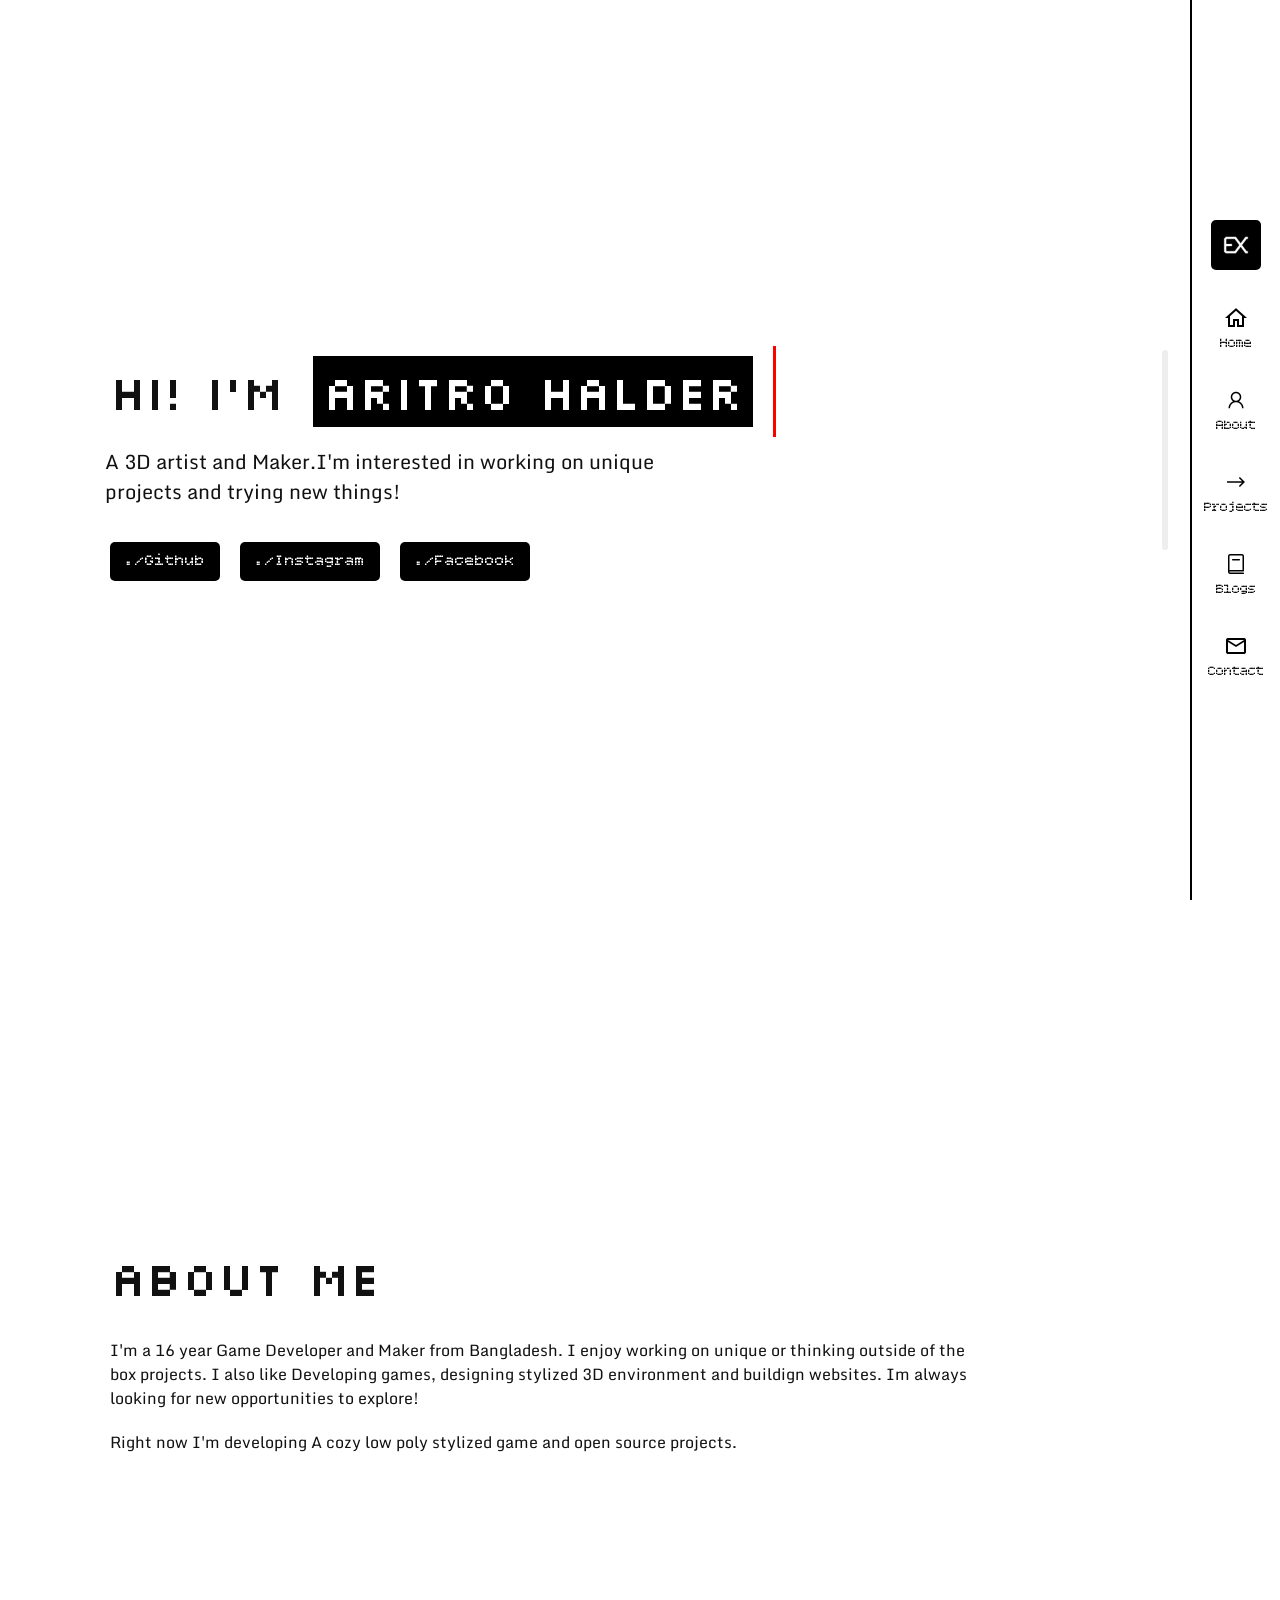
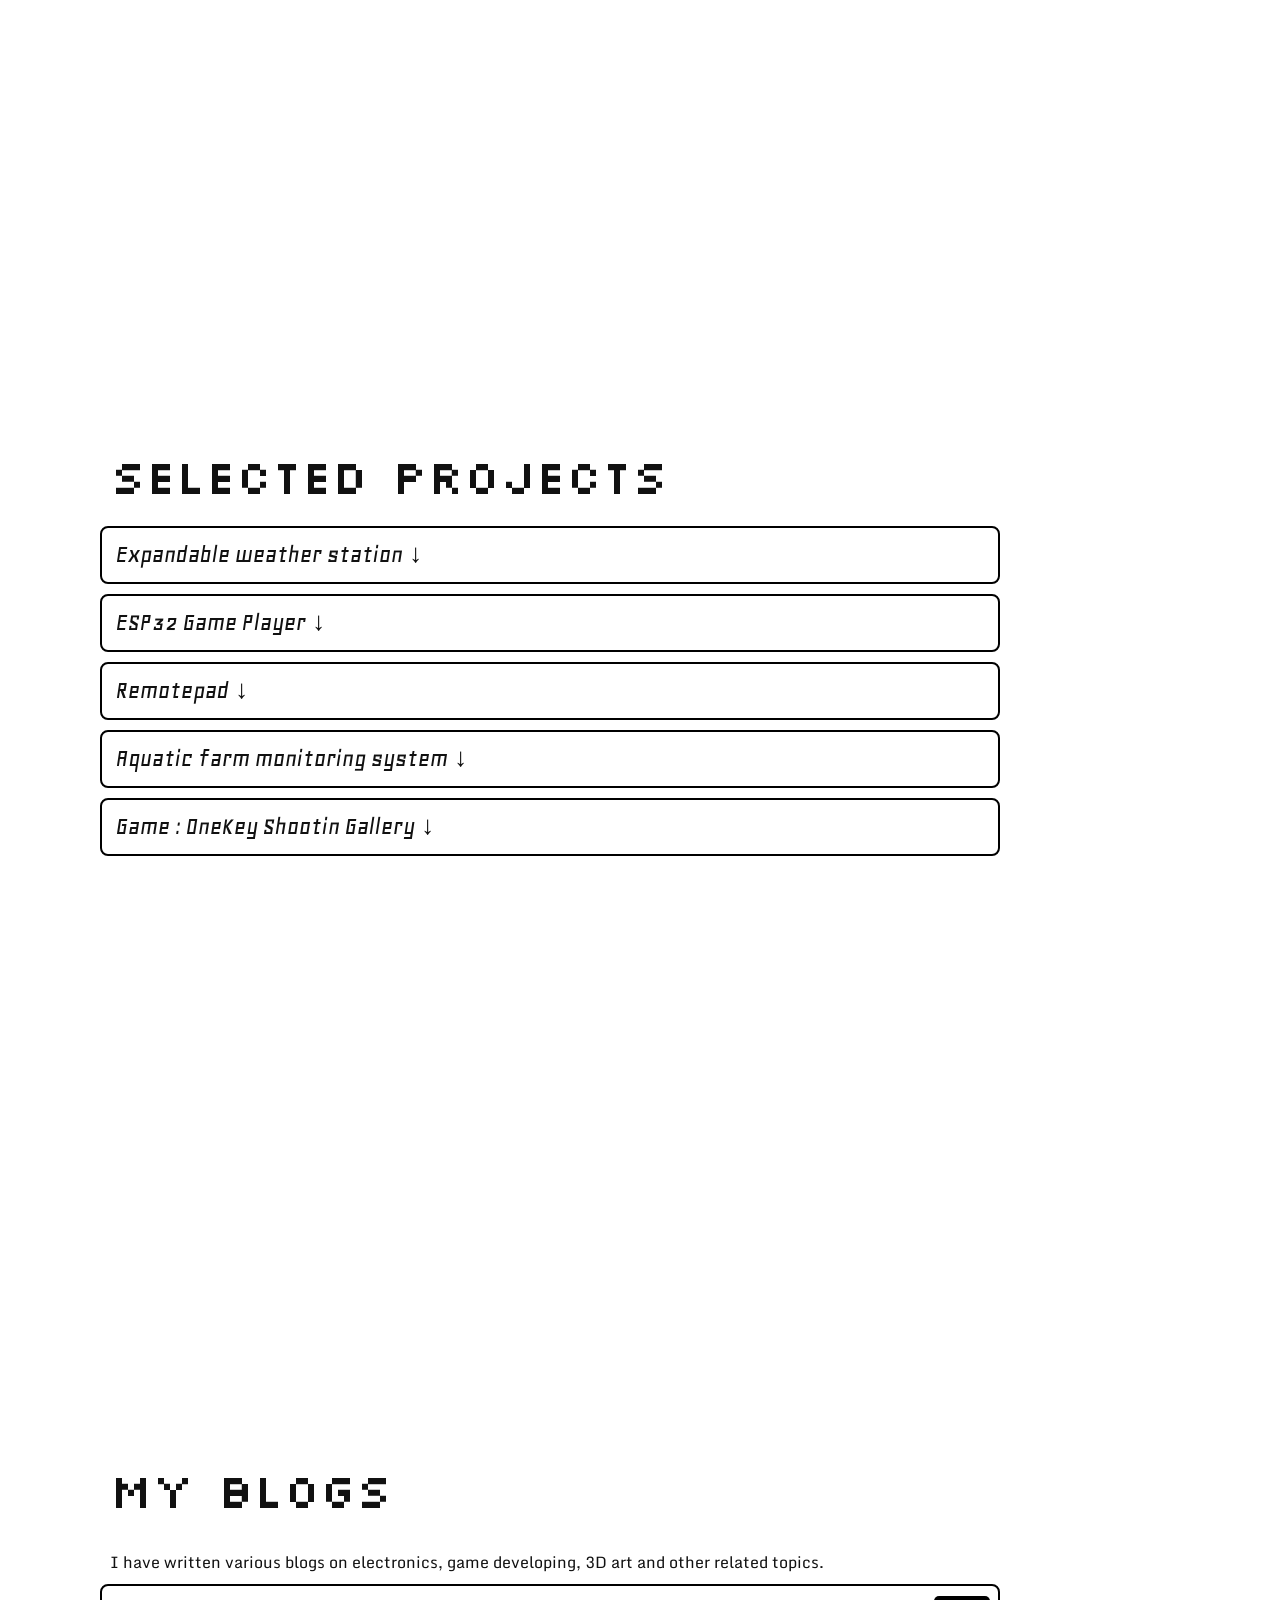
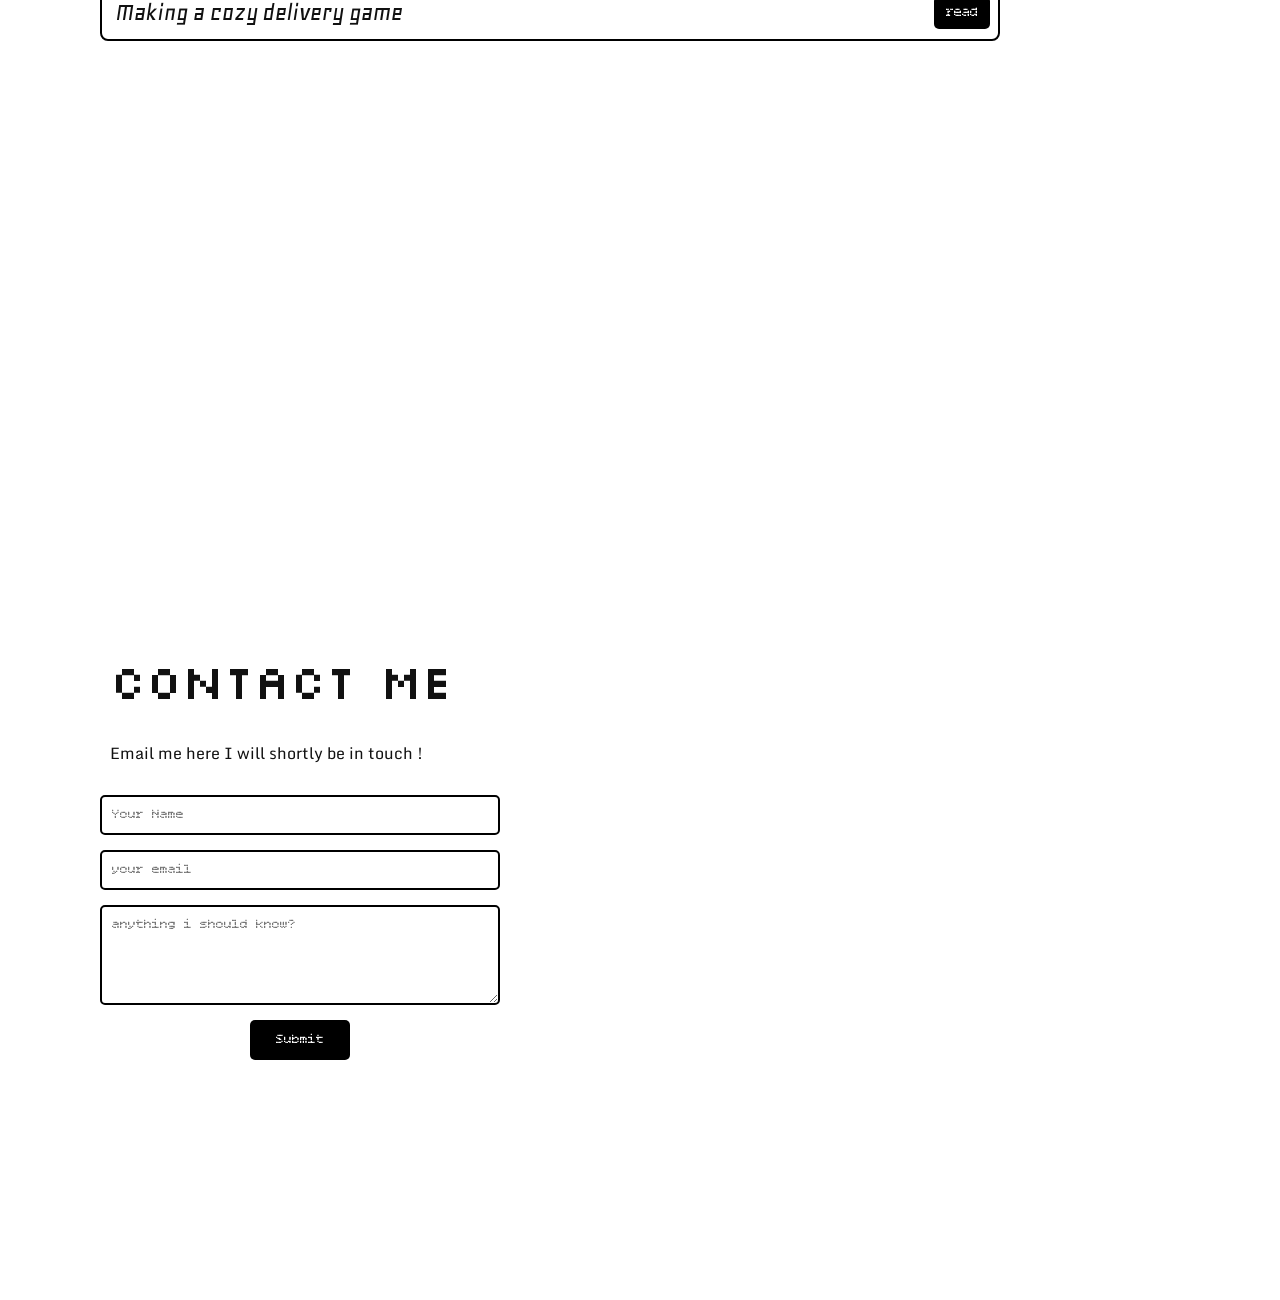
<file: index.html>
<!DOCTYPE html>
<html lang="en">
<head>
    <meta charset="UTF-8">
    <meta name="viewport" content="width=device-width, initial-scale=1.0">
    <title>Aritro Halder</title>
    <link rel="stylesheet" href="style.css">
    <link rel="icon" type ="image/jpg" href = "assets/icons/favicon.jpg">
    <link rel="preconnect" href="https://fonts.googleapis.com">
    <link rel="preconnect" href="https://fonts.gstatic.com" crossorigin>
    <link href="https://fonts.googleapis.com/css2?family=Bitcount+Single:wght@100..900&family=Geo:ital@0;1&family=Monda:wght@400..700&family=Silkscreen:wght@400;700&display=swap" rel="stylesheet">
</head>
<body>

    <main class = "allstuff">

        <progress id = "progress" value = "0" max = "100"></progress>

            <section id = "home" class = "page">
                <h1>Hi! I'm <span class = "typing"><span class = "highlight-name">Aritro Halder</span></span></h1>
                <p class = "desc1">A 3D artist and Maker.I'm interested in working 
                    on unique projects and trying new things!
                </p>
                
                <div class = "socials">
                    <a href = "https://github.com/bsastudio601" target = "_blank">./Github</a>
                    <a href = "https://www.instagram.com/arthi_bsa_studio" target = "_blank">./Instagram</a>
                    <a href = "https://www.facebook.com/arthi.halder.bsastudio" target = "_blank">./Facebook</a>
                </div>

            </section>

            <section id = "about" class = "page">
                <h1>About Me</h1>
                <p class = "desc2">I'm a 16 year Game Developer and Maker from Bangladesh. I enjoy working on unique or thinking outside of the box projects.
                    I also like Developing games, designing stylized 3D environment and buildign websites. Im always looking for new opportunities to explore!   
                </p>
                <p >Right now I'm developing A cozy low poly stylized game and open source projects.</p>
            </section>

            <section id = "projects" class = "page">
                <h1>Selected Projects</h1>
                <details class = "project-card">
                    <summary>
                        <h2>Expandable weather station ↓</h2>
                    </summary>
                    <p> A project i worked on in early 2025 for A national competetion. 
                        It's weather monitoring system that can be expanded through using multiple cheap ESP32 stations.
                        The data is sent to a central server and can be accessed through a web application. 
                    </p>
                    <div class = "tags">
                        <span class = "tag">C++</span>
                        <span class = "tag">PHP</span>
                        <span class = "tag">HTML</span>
                        <span class = "tag">JS</span>
                        <span class = "tag">CSS</span>
                    </div>
                    <a href ="https://github.com/bsastudio601/Smart_Weather_Station" target = "_blank">Visit</a>
                </details>
                <details class = "project-card">
                    <summary>
                        <h2>ESP32 Game Player ↓</h2>
                    </summary>
                    <p> A retro game console build using ESP 32 and 1.3 inch OLED display.
                        It can run simple games like snake, tetris , breaker, space invaders. 
                        It also has a temperature and humidity sensor to display the current temperature and humidity.
                    </p>
                    <div class = "tags">
                        <span class = "tag">C++</span>
                        <span class = "tag">Arduino IDE</span>
                        
                    </div>
                    <a href ="https://github.com/bsastudio601/ESP_GamePlayer" target = "_blank">Visit</a>
                </details>
                <details class = "project-card">
                    <summary>
                        <h2>Remotepad ↓</h2>
                    </summary>
                    <p> A 9 keyed macropad with a rotary encoder powered by RP2040. It is the first project i made for hackclub stardance!
                    </p>
                    <div class = "tags">
                        <span class = "tag">Fusion360</span>
                        <span class = "tag">KiCad</span>
                        <span class = "tag">QMK Firmware</span>
                        
                    </div>
                    <a href ="https://github.com/bsastudio601/Remotepad" target = "_blank">Visit</a>
                </details>
                <details class = "project-card">
                    <summary>
                        <h2>Aquatic farm monitoring system ↓</h2>
                    </summary>
                    <p> A IOT farm monitoring system that has the ability to set up multiple node station!
                    </p>
                    <div class = "tags">
                        <span class = "tag">PHP</span>
                        <span class = "tag">Js</span>
                        <span class = "tag">MySQL</span>
                        <span class = "tag">HTML</span>
                        <span class = "tag">CSS</span>
                    </div>
                    <a href ="https://github.com/bsastudio601/aquatic_farm_monitoring_system" target = "_blank">Visit</a>
                </details>
                <details class = "project-card">
                    <summary>
                        <h2>Game : OneKey Shootin Gallery ↓</h2>
                    </summary>
                    <p> A shooting galley style game that utilizes only one key! check it out in itch.io 
                    </p>
                    <div class = "tags">
                        <span class = "tag">Godot</span>
                        <span class = "tag">GDscript</span>
                        <span class = "tag">LibreSprite</span>
                    </div>
                    <a href ="https://bsastudio601.itch.io/onekey-shooting-gallery" target = "_blank">Visit</a>
                </details>
            </section>
            </section>

            <section id = "blogs" class = "page">
                <h1>My Blogs</h1>
                <p class = "desc4">I have written various blogs on electronics, game developing, 3D art and other related topics.
                </p>
                <div class="blogcard"> 
                    <h2> Making a cozy delivery game</h2>
                    <a href="blogs/asimpledelivey.html">read</a>
                </div>

            </section>

            <section id = "contact" class = "page">
                <h1>Contact Me</h1>
                <p class = "desc5">Email me here I will shortly be in touch !
                </p>
                <div class = "formboxbox">
                    <form action="https://api.web3forms.com/submit" method="POST" class="formbox">
                        <input type="hidden" name="access_key" value="d9e76378-dd7d-43b0-abdd-bbf6ca3ad9fe">
                        <input type="text" name="name" placeholder="Your Name" required>
                        <input type="email" name="email" placeholder="your email" required>
                        <textarea name="message" placeholder="anything i should know?"></textarea>
                        <button type="submit">Submit</button>
                    </form>
                </div>
                
            </section>  

            

        </main>

        <nav class = "nav">
                <img src="assets/images/pfp.jpg" alt="my profile logo!" class = "pfp">

                <a href = "#home" class = "nav-btn">
                    <img src = "assets\icons\icons8-home-96.png" class = "icon">
                    <span>Home</span>
                </a>
                <a href = "#about" class = "nav-btn">
                    <img src = "assets\icons\icons8-person-96.png" class = "icon">
                    <span>About</span>
                </a>
                <a href = "#projects" class = "nav-btn">
                    <img src = "assets\icons\icons8-right-arrow-96.png" class = "icon">
                    <span>Projects</span>
                </a>
                <a href = "#blogs" class = "nav-btn">
                    <img src = "assets\icons\icons8-book-96.png" class = "icon">
                    <span>Blogs</span>
                </a>
                <a href = "#contact" class = "nav-btn">
                    <img src = "assets\icons\icons8-mail-96.png" class = "icon">
                    <span>Contact</span>
                </a>
            </nav>
    
        
    

    <script src = "script.js"></script>
    
</body>
</html>
</file>
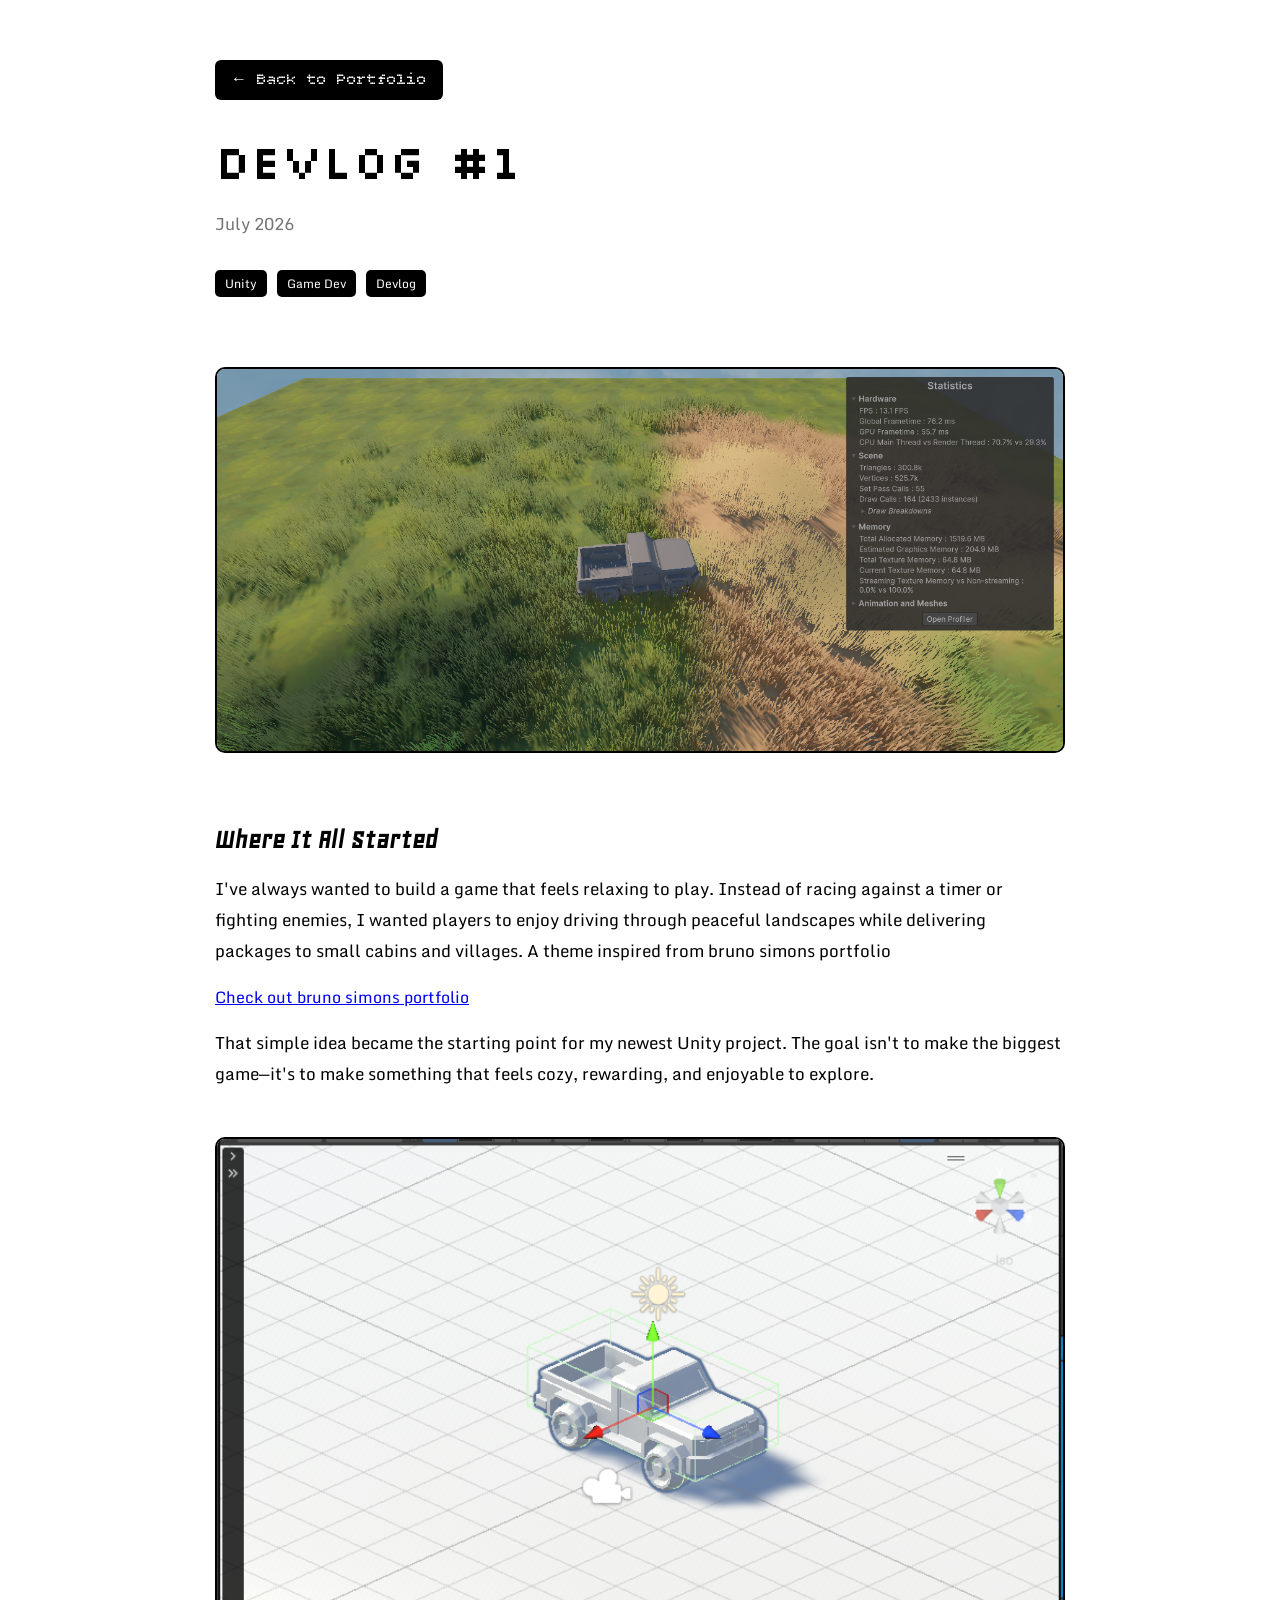
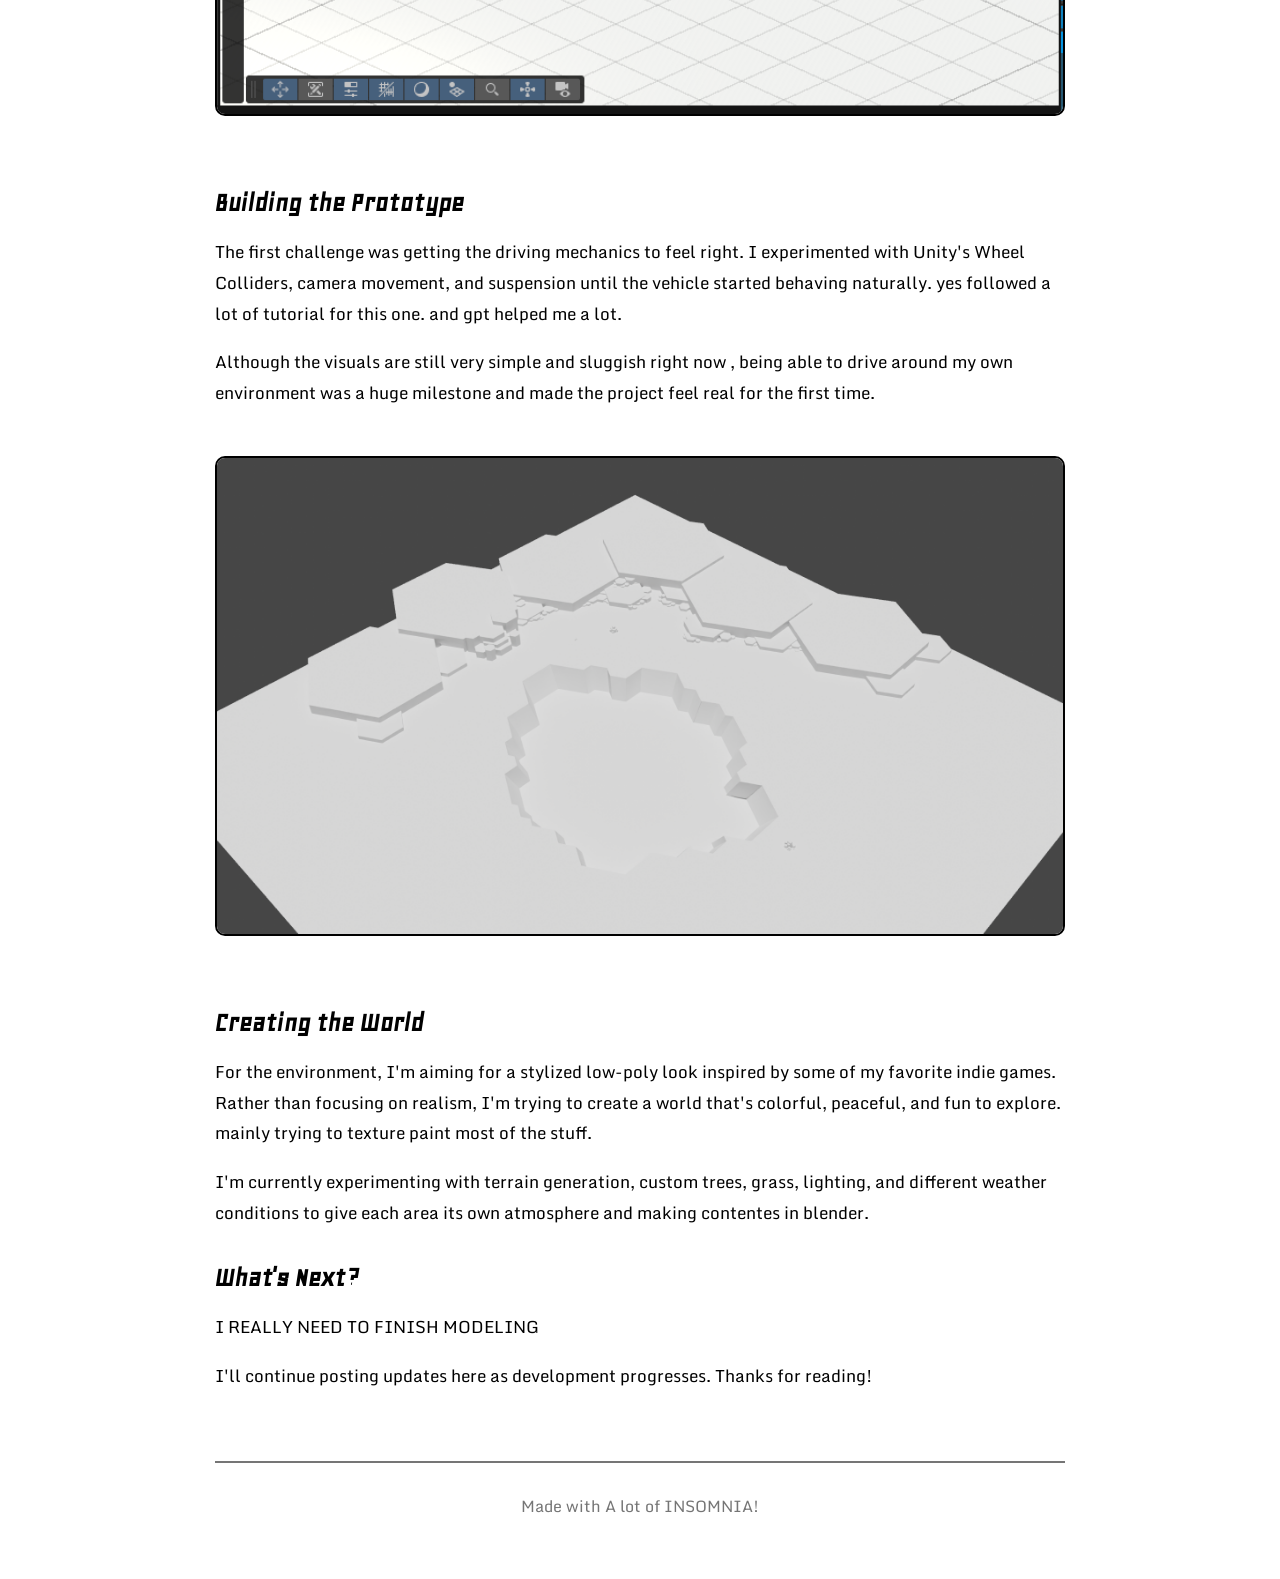
<file: blogs/asimpledelivey.html>
<!DOCTYPE html>
<html lang="en">

<head>
    <meta charset="UTF-8">
    <meta name="viewport" content="width=device-width, initial-scale=1.0">
    <title>Making My Cozy Delivery Game</title>

    <link rel="icon" type ="image/jpg" href = "../assets/icons/favicon.jpg">
    <link rel="preconnect" href="https://fonts.googleapis.com">
    <link rel="preconnect" href="https://fonts.gstatic.com" crossorigin>
    <link
        href="https://fonts.googleapis.com/css2?family=Bitcount+Single:wght@100..900&family=Geo&family=Monda:wght@400..700&family=Silkscreen:wght@400;700&display=swap"
        rel="stylesheet">

    <style>
        * {
            margin: 0;
            padding: 0;
            box-sizing: border-box;
        }

        body {
            background: #ffffff;
            color: #000000;
            font-family: 'Monda', sans-serif;
        }

        main {
            max-width: 900px;
            margin: auto;
            padding: 60px 25px;
        }

        .back {
            display: inline-block;
            margin-bottom: 30px;
            color: #fff;
            background: #000;
            text-decoration: none;
            padding: 10px 16px;
            border-radius: 6px;
            font-family: 'Bitcount Single', sans-serif;
            transition: .2s;
        }

        .back:hover {
            background: #ff1e1e;
        }

        h1 {
            font-family: 'Silkscreen';
            font-size: 48px;
            margin-bottom: 10px;
            font-weight: 400;
        }

        h2 {
            font-family: 'Geo';
            font-size: 28px;
            margin: 35px 0 15px;
        }

        .date {
            color: #757575;
            margin-bottom: 30px;
        }

        p {
            line-height: 1.8;
            margin: 18px 0;
            font-size: 17px;
        }

        img {
            width: 100%;
            border-radius: 10px;
            margin: 30px 0;
            border: 2px solid #000000;
        }

        .tags {
            display: flex;
            gap: 10px;
            margin: 20px 0 40px;
        }

        .tag {
            background: #000000;
            color: #ffffff;
            padding: 4px 10px;
            border-radius: 5px;
            font-size: 12px;
        }

        footer {
            margin-top: 70px;
            border-top: 2px solid #757575;
            padding-top: 30px;
            text-align: center;
            color: #757575;
        }
    </style>

</head>

<body>

    <main>

        <a href="../index.html#blogs" class="back">← Back to Portfolio</a>

        <h1>Devlog #1</h1>

        <p class="date">July 2026</p>

        <div class="tags">
            <span class="tag">Unity</span>
            <span class="tag">Game Dev</span>
            <span class="tag">Devlog</span>
        </div>

        <img src="blog-images/grass-test.png" alt="Game Screenshot">

        <h2>Where It All Started</h2>

        <p>
            I've always wanted to build a game that feels relaxing to play. Instead of racing against a timer or
            fighting enemies, I wanted players to enjoy driving through peaceful landscapes while delivering packages to
            small cabins and villages. A theme inspired from bruno simons portfolio
        </p>

        <a href="https://bruno-simon.com/">Check out bruno simons portfolio</a>

        <p>
            That simple idea became the starting point for my newest Unity project. The goal isn't to make the biggest
            game—it's to make something that feels cozy, rewarding, and enjoyable to explore.
        </p>

        <img src="blog-images/car-model-prototype.png" alt="Prototype Car">

        <h2>Building the Prototype</h2>

        <p>
            The first challenge was getting the driving mechanics to feel right. I experimented with Unity's Wheel
            Colliders, camera movement, and suspension until the vehicle started behaving naturally. yes followed a lot of
            tutorial for this one. and gpt helped me a lot.
        </p>

        <p>
            Although the visuals are still very simple and sluggish right now , being able to drive around my own environment was a huge
            milestone and made the project feel real for the first time.
        </p>

        <img src="blog-images/map-v1.png" alt="Terrain">

        <h2>Creating the World</h2>

        <p>
            For the environment, I'm aiming for a stylized low-poly look inspired by some of my favorite indie games.
            Rather than focusing on realism, I'm trying to create a world that's colorful, peaceful, and fun to explore.
            mainly trying to texture paint most of the stuff.
        </p>

        <p>
            I'm currently experimenting with terrain generation, custom trees, grass, lighting, and different weather
            conditions to give each area its own atmosphere and making contentes in blender.
        </p>

        <h2>What's Next?</h2>

        <p>
            I REALLY NEED TO FINISH MODELING
        </p>

        <p>
            I'll continue posting updates here as development progresses. Thanks for reading!
        </p>


        <footer>Made with A lot of INSOMNIA!</footer>

    </main>

</body>

</html>
</file>
<file: style.css>
* {
    margin: 0;
    padding: 0;
    box-sizing: border-box;
}

html {
    scroll-behavior: smooth;

}

body {
    background-color: #ffffff;
    color: #111;
    font-family: 'Poppins', sans-serif;
}

body::-webkit-scrollbar {
    width: 5px;
}

body::-webkit-scrollbar-thumb {
    background-color: #ff1e1e;
    border-radius: 5px;
}

h1{
    font-family: 'Silkscreen', monospace;
    font-size: 48px;
    font-weight: 400;
    padding: 10px;
    margin-bottom: 10px;
}
h2{
    font-family: 'Geo', monospace;
    font-size: 26px;
    font-weight: 400;
    padding: 4px 6px;
}

p{
    padding: 10px;
    font-family: 'Monda', sans-serif;
    font-size: 16px;
    line-height: 1.5;
    max-width: 900px;
}

.highlight-name{
    color: #ffffff;
    background-color: #000000;
    padding: 5px 10px;
}

.desc1{
    font-family: 'Monda', sans-serif;
    font-size: 20px;
    line-height: 1.5;
    padding: 5px;
    max-width: 600px;
}
.pfp{
    border-radius: 5px;
    align-self: right;
    height: 50px;
    width: 50px;
}



.socials {
    display: flex;
    gap: 20px;
    margin-top: 20px;
    
    padding: 10px;
}

.socials a {
    color: #ffffff;
    text-decoration: none;
    background-color: #000000;
    font-family: 'Bitcount Single', sans-serif;
    font-size: 16px;
    font-weight: 400;
    padding: 10px 15px;
    border-radius: 5px;
    transition: transform 0.2s ease, background-color 0.2s ease, color 0.2s ease;
}

.socials a:hover {
    background-color: #ff1e1e;
    color: #ffffff;
    transform: scale(1.1);
}

.page {
    min-height: 100vh;
    display: flex;
    flex-direction: column;
    justify-content: center;
    padding: 0 100px;
    background-color: #ffffff;
}
.typing {
  display: inline-block;
  overflow: hidden;
  white-space: nowrap;
  width: 0px;
  padding: 15px 5px;
  background-color: rgba(0, 255, 255, 0);
  border-right: 3px solid #ff0000;
  position: relative;
  top: 27px;
  animation:
    typing 1.5s steps(13, end) forwards,
    blink 0.75s step-end infinite;
}

@keyframes typing {
  from { width: 0; }
  to { width: 13ch; }
}

@keyframes blink {
  50% { border-color: transparent; }
}

#home h1,
#home .desc1,
#home .socials {
  opacity: 0;
  transform: translateY(15px);
  animation: fadeIn 0.7s ease forwards;
}

#home h1 {
  animation-delay: 0.1s;
}

#home .desc1 {
  animation-delay: 0.3s;
}

#home .socials {
  animation-delay: 0.5s;
}

@keyframes fadeIn {
    to {
        opacity: 1;
        transform: translateY(0px);
    }
}

.nav {
    border-left: 2px solid #000000;
    position: fixed;
    top: 0;
    right: 0;
    bottom: 0;
    width:90px;
    background-color:#ffffff00;
    display: flex;
    flex-direction: column;
    align-items: center;
    justify-content: center;
    gap: 36px;
    padding: 20px;
    
}
.nav-btn{
    display: flex;
    flex-direction: column;
    align-items: center;
    gap: 5px;
    color:#111111;
    font-size: 14px;
    font-family: 'Bitcount Single', sans-serif;
    font-weight: 400;
    background-color: #ffffff00;
    text-decoration: none;
}
.nav-btn .icon {
    width: 24px;
    height: 24px;
}

.nav-btn:hover {
    color: #ff1e1e;
}
.nav-btn:hover .icon {
  filter: brightness(0) saturate(100%) invert(21%) sepia(94%) saturate(7472%) hue-rotate(357deg) brightness(97%) contrast(119%);
}

.project-card {
    list-style: none;
    background-color: #ffffff;
    padding: 8px;
    border: #000000 2px solid;
    border-radius: 8px;
    margin-bottom: 10px;
    transition: transform 0.2s ease, border-color 0.2s ease;
    max-width: 900px;
}

.project-card:hover{
    border-color: #ff1e1e;
    transform: scale(1.02);
}

summary {
  list-style: none;
}

summary::-webkit-details-marker {
  display: none;
}

.tags{
    background-color: #ffffff;
    display: flex;
    justify-content: left;
    gap: 10px;
}

.tag{
    background-color: #000000;
    color: #ffffff;
    padding: 2px 10px;
    border-radius: 5px;
    font-family: 'Monda', sans-serif;
    font-size: 10px;
}

.project-card a {
    display: inline-block;
    margin-top: 10px;
    padding: 8px 12px;
    background-color: #000000;
    color: #ffffff;
    text-decoration: none;
    border-radius: 5px;
    font-family: 'Bitcount Single', sans-serif;
    font-size: 14px;
    transition: transform 0.2s ease, background-color 0.2s ease, color 0.2s ease;
}
.project-card a:hover {
    background-color: #ff1e1e;
    color: #ffffff;
    transform: scale(1.1);
}
#progress {
  position: fixed;
  top: 50%;
  right: 15px; 
  width: 200px; 
  height: 6px;
  transform: translateY(-50%) rotate(90deg);
  transform-origin: center ;
  appearance: none;
  
}

#progress::-webkit-progress-bar {
  background-color: #eee;
  border-radius: 5px;
}

#progress::-webkit-progress-value {
  border-radius: 5px;
  background-color: #ff1e1e;
  transition: width 0.1s ease-out;
}

.blogcard{
    display: flex;
    flex-wrap: wrap;
    align-items: center;
    list-style: none;
    background-color: #ffffff;
    padding: 8px;
    border: #000000 2px solid;
    border-radius: 8px;
    margin-bottom: 10px;
    transition: transform 0.2s ease, border-color 0.2s ease;
    max-width: 900px;
}

.blogcard a{
    margin-left: auto;
    display: inline-block;
    padding: 8px 12px;
    background-color: #000000;
    color: #ffffff;
    text-decoration: none;
    border-radius: 5px;
    font-family: 'Bitcount Single', sans-serif;
    font-size: 14px;
    transition: transform 0.2s ease, background-color 0.2s ease, color 0.2s ease;
}

.blogcard:hover{
    border-color: #ff1e1e;
    transform: scale(1.02);
}
.blogcard a:hover {
    background-color: #ff1e1e;
    color: #ffffff;
    transform: scale(1.1);
}

.formboxbox {
    display: flex;
    justify-content: left;
}
.formbox{
    display:flex;
    flex-direction:column;
    justify-content: center;
    gap:15px;
    max-width:900px;
    margin-top:20px;
    
}
.formbox input{
    width: 400px;
    padding: 10px;
    border-radius: 5px;
    border:2px solid #000;
    font-family:'Bitcount Single', sans-serif;
    transition: transform 0.2s ease, background-color 0.2s ease, color 0.2s ease;
}
.formbox input:hover {
    border-color: #ff1e1e;
    color: #ffffff;
    transform: scale(1.01);
}
.formbox textarea{
    height: 100px;
    width: 400px;
    padding: 10px;
    border-radius: 5px;
    border:2px solid #000;
    font-family:'Bitcount Single', sans-serif;
    transition: transform 0.2s ease, background-color 0.2s ease, color 0.2s ease;

}
.formbox textarea:hover {
    border-color: #ff1e1e;
    color: #ffffff;
    transform: scale(1.01);
}

.formbox button{

        background-color: #000000;
        color: #ffffff;
        border: none;
        height: 40px;
        width: 100px;
        padding: 10px;
        border-radius: 5px;
        font-family:'Bitcount Single', sans-serif;
        align-self: center;
        transition: transform 0.2s ease, background-color 0.2s ease, color 0.2s ease ;
}

.formbox button:hover {
    background-color: #ff1e1e;
    color: #ffffff;
    transform: scale(1.1);
}
</file>
